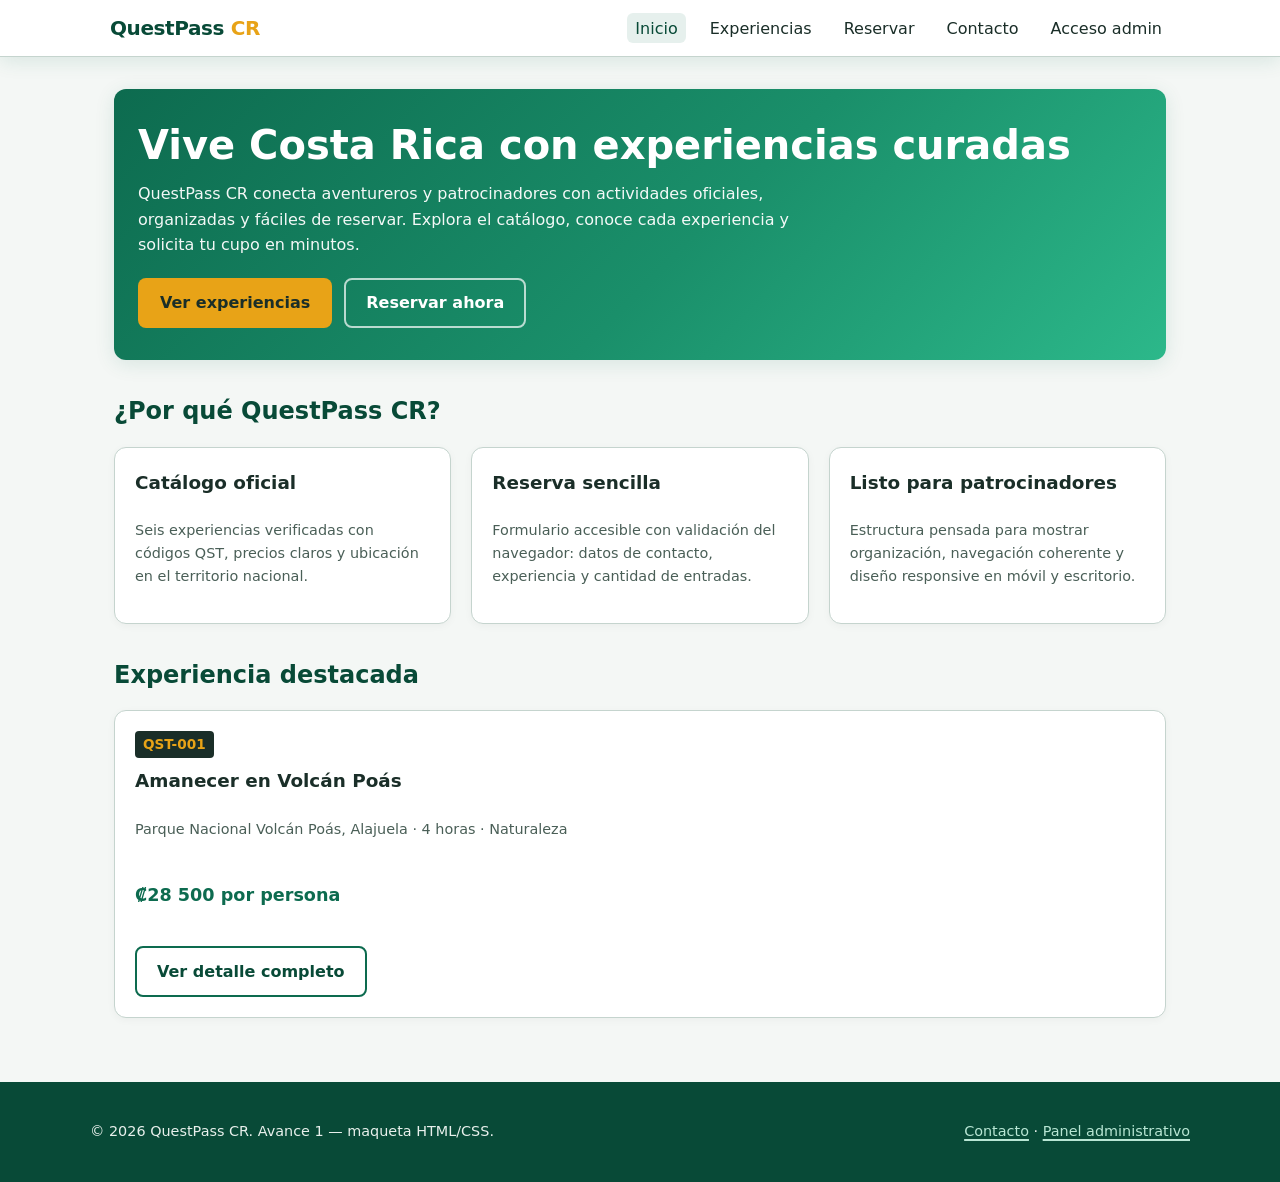
<file: questpass-cr/index.html>
<!DOCTYPE html>
<html lang="es">
<head>
  <meta charset="UTF-8">
  <meta name="viewport" content="width=device-width, initial-scale=1.0">
  <meta name="description" content="QuestPass CR — Experiencias turísticas en Costa Rica para participantes y patrocinadores.">
  <title>Inicio | QuestPass CR</title>
  <link rel="stylesheet" href="css/estilos.css">
</head>
<body>
  <a class="skip-link" href="#contenido-principal">Saltar al contenido</a>

  <header class="site-header">
    <div class="header-inner">
      <a class="brand" href="index.html">QuestPass <span>CR</span></a>
      <nav class="site-nav" aria-label="Principal">
        <ul>
          <li><a href="index.html" aria-current="page">Inicio</a></li>
          <li><a href="experiencias.html">Experiencias</a></li>
          <li><a href="reservar.html">Reservar</a></li>
          <li><a href="contacto.html">Contacto</a></li>
          <li><a href="login.html">Acceso admin</a></li>
        </ul>
      </nav>
    </div>
  </header>

  <main id="contenido-principal">
    <section class="hero" aria-labelledby="titulo-inicio">
      <h1 id="titulo-inicio">Vive Costa Rica con experiencias curadas</h1>
      <p>QuestPass CR conecta aventureros y patrocinadores con actividades oficiales, organizadas y fáciles de reservar. Explora el catálogo, conoce cada experiencia y solicita tu cupo en minutos.</p>
      <div class="btn-row">
        <a class="btn btn-primary" href="experiencias.html">Ver experiencias</a>
        <a class="btn btn-secondary" href="reservar.html">Reservar ahora</a>
      </div>
    </section>

    <section aria-labelledby="por-que">
      <h2 id="por-que" class="section-title">¿Por qué QuestPass CR?</h2>
      <div class="grid-3">
        <article class="card">
          <h3>Catálogo oficial</h3>
          <p class="meta">Seis experiencias verificadas con códigos QST, precios claros y ubicación en el territorio nacional.</p>
        </article>
        <article class="card">
          <h3>Reserva sencilla</h3>
          <p class="meta">Formulario accesible con validación del navegador: datos de contacto, experiencia y cantidad de entradas.</p>
        </article>
        <article class="card">
          <h3>Listo para patrocinadores</h3>
          <p class="meta">Estructura pensada para mostrar organización, navegación coherente y diseño responsive en móvil y escritorio.</p>
        </article>
      </div>
    </section>

    <section aria-labelledby="destacada" style="margin-top: 2rem;">
      <h2 id="destacada" class="section-title">Experiencia destacada</h2>
      <article class="card">
        <span class="codigo">QST-001</span>
        <h3>Amanecer en Volcán Poás</h3>
        <p class="meta">Parque Nacional Volcán Poás, Alajuela · 4 horas · Naturaleza</p>
        <p class="precio">₡28 500 por persona</p>
        <div class="card-actions">
          <a class="btn btn-outline" href="detalle.html">Ver detalle completo</a>
        </div>
      </article>
    </section>
  </main>

  <footer class="site-footer">
    <div class="footer-inner">
      <p>© 2026 QuestPass CR. Avance 1 — maqueta HTML/CSS.</p>
      <p><a href="contacto.html">Contacto</a> · <a href="login.html">Panel administrativo</a></p>
    </div>
  </footer>
</body>
</html>
</file>
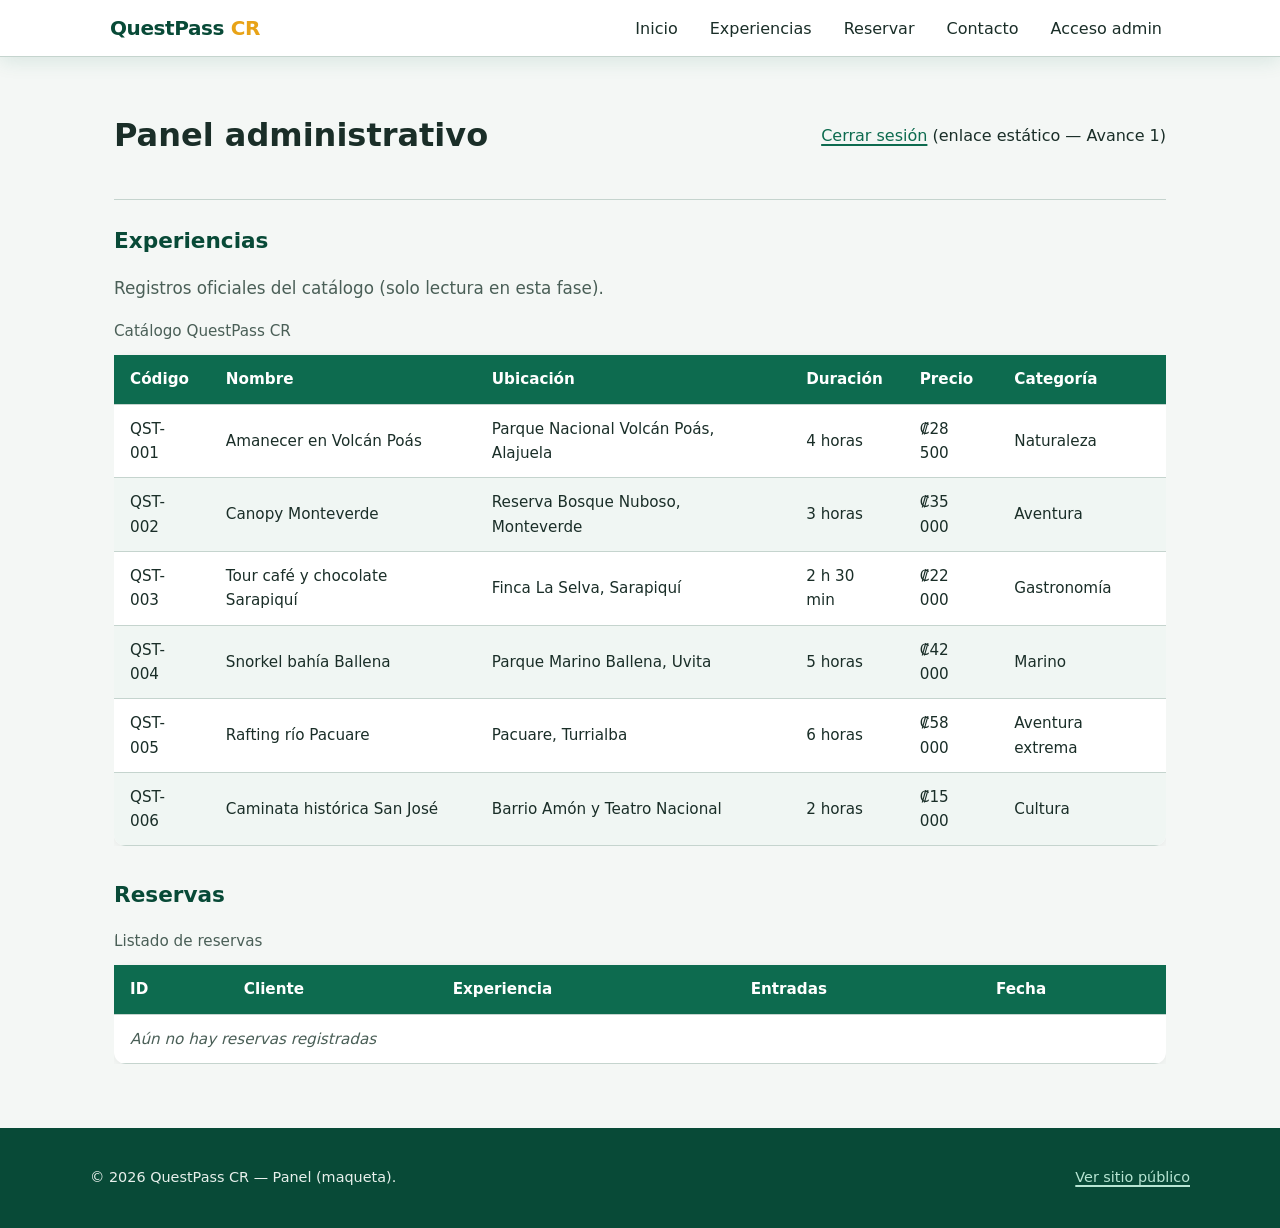
<file: questpass-cr/admin.html>
<!DOCTYPE html>
<html lang="es">
<head>
  <meta charset="UTF-8">
  <meta name="viewport" content="width=device-width, initial-scale=1.0">
  <meta name="description" content="Panel administrativo QuestPass CR — maqueta Avance 1.">
  <title>Panel administrativo | QuestPass CR</title>
  <link rel="stylesheet" href="css/estilos.css">
</head>
<body>
  <a class="skip-link" href="#contenido-principal">Saltar al contenido</a>

  <header class="site-header">
    <div class="header-inner">
      <a class="brand" href="index.html">QuestPass <span>CR</span></a>
      <nav class="site-nav" aria-label="Principal">
        <ul>
          <li><a href="index.html">Inicio</a></li>
          <li><a href="experiencias.html">Experiencias</a></li>
          <li><a href="reservar.html">Reservar</a></li>
          <li><a href="contacto.html">Contacto</a></li>
          <li><a href="login.html">Acceso admin</a></li>
        </ul>
      </nav>
    </div>
  </header>

  <main id="contenido-principal">
    <div class="admin-header-bar">
      <h1>Panel administrativo</h1>
      <p><a href="login.html">Cerrar sesión</a> (enlace estático — Avance 1)</p>
    </div>

    <div class="admin-layout">
      <section class="admin-section" aria-labelledby="sec-experiencias">
        <h2 id="sec-experiencias">Experiencias</h2>
        <p class="lead">Registros oficiales del catálogo (solo lectura en esta fase).</p>
        <div class="table-scroll">
          <table class="data-table">
            <caption class="empty-message" style="caption-side: top; font-style: normal; text-align: left; padding: 0 0 0.75rem;">Catálogo QuestPass CR</caption>
            <thead>
              <tr>
                <th scope="col">Código</th>
                <th scope="col">Nombre</th>
                <th scope="col">Ubicación</th>
                <th scope="col">Duración</th>
                <th scope="col">Precio</th>
                <th scope="col">Categoría</th>
              </tr>
            </thead>
            <tbody>
              <tr>
                <td>QST-001</td>
                <td>Amanecer en Volcán Poás</td>
                <td>Parque Nacional Volcán Poás, Alajuela</td>
                <td>4 horas</td>
                <td>₡28 500</td>
                <td>Naturaleza</td>
              </tr>
              <tr>
                <td>QST-002</td>
                <td>Canopy Monteverde</td>
                <td>Reserva Bosque Nuboso, Monteverde</td>
                <td>3 horas</td>
                <td>₡35 000</td>
                <td>Aventura</td>
              </tr>
              <tr>
                <td>QST-003</td>
                <td>Tour café y chocolate Sarapiquí</td>
                <td>Finca La Selva, Sarapiquí</td>
                <td>2 h 30 min</td>
                <td>₡22 000</td>
                <td>Gastronomía</td>
              </tr>
              <tr>
                <td>QST-004</td>
                <td>Snorkel bahía Ballena</td>
                <td>Parque Marino Ballena, Uvita</td>
                <td>5 horas</td>
                <td>₡42 000</td>
                <td>Marino</td>
              </tr>
              <tr>
                <td>QST-005</td>
                <td>Rafting río Pacuare</td>
                <td>Pacuare, Turrialba</td>
                <td>6 horas</td>
                <td>₡58 000</td>
                <td>Aventura extrema</td>
              </tr>
              <tr>
                <td>QST-006</td>
                <td>Caminata histórica San José</td>
                <td>Barrio Amón y Teatro Nacional</td>
                <td>2 horas</td>
                <td>₡15 000</td>
                <td>Cultura</td>
              </tr>
            </tbody>
          </table>
        </div>
      </section>

      <section class="admin-section" aria-labelledby="sec-reservas">
        <h2 id="sec-reservas">Reservas</h2>
        <div class="table-scroll">
          <table class="data-table">
            <caption class="empty-message" style="caption-side: top; font-style: normal; text-align: left; padding: 0 0 0.75rem;">Listado de reservas</caption>
            <thead>
              <tr>
                <th scope="col">ID</th>
                <th scope="col">Cliente</th>
                <th scope="col">Experiencia</th>
                <th scope="col">Entradas</th>
                <th scope="col">Fecha</th>
              </tr>
            </thead>
            <tbody>
              <tr>
                <td colspan="5" class="empty-message">Aún no hay reservas registradas</td>
              </tr>
            </tbody>
          </table>
        </div>
      </section>
    </div>
  </main>

  <footer class="site-footer">
    <div class="footer-inner">
      <p>© 2026 QuestPass CR — Panel (maqueta).</p>
      <p><a href="experiencias.html">Ver sitio público</a></p>
    </div>
  </footer>
</body>
</html>
</file>
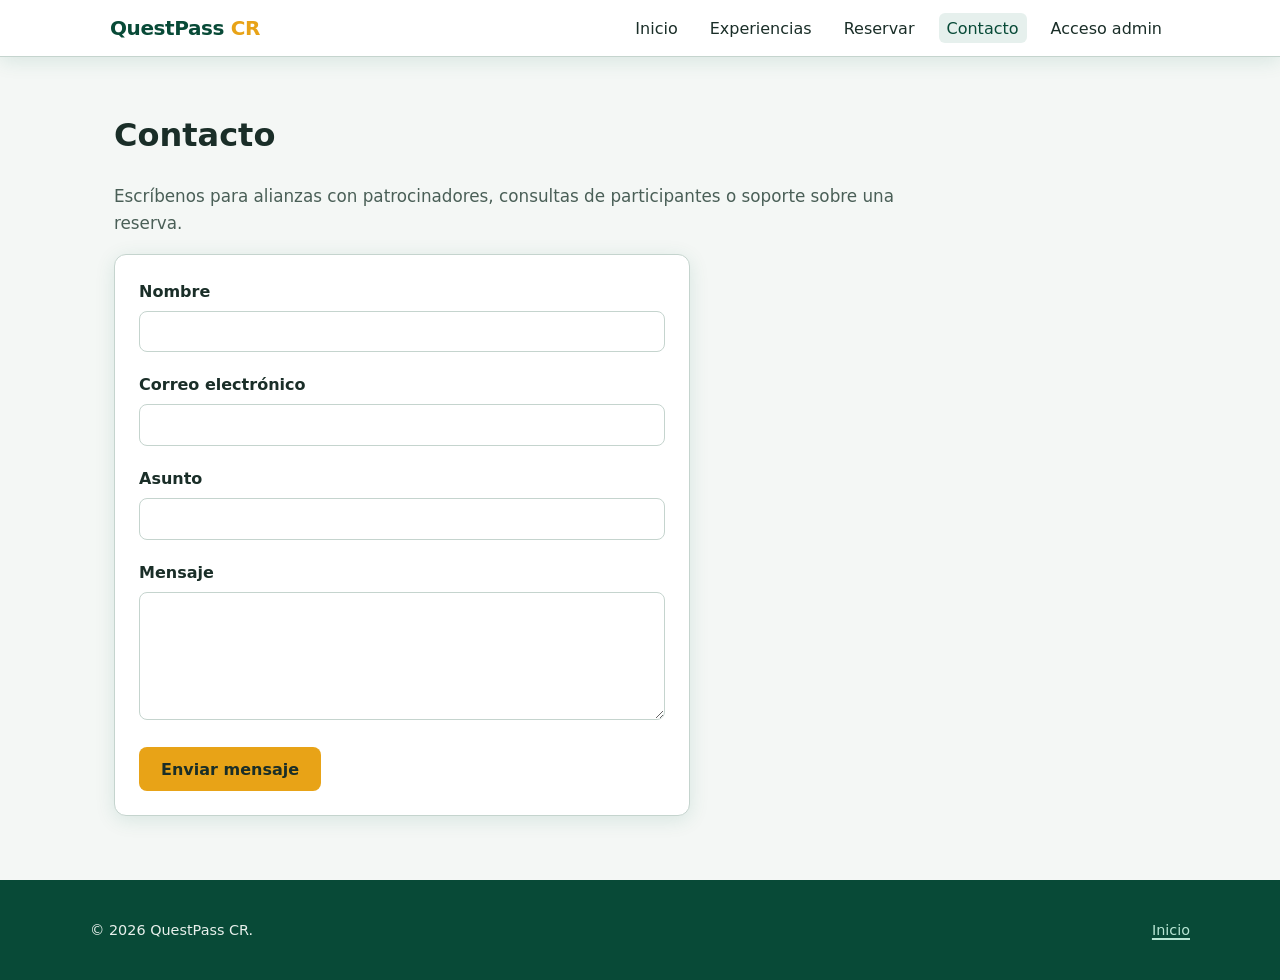
<file: questpass-cr/contacto.html>
<!DOCTYPE html>
<html lang="es">
<head>
  <meta charset="UTF-8">
  <meta name="viewport" content="width=device-width, initial-scale=1.0">
  <meta name="description" content="Contacto QuestPass CR para patrocinadores y participantes.">
  <title>Contacto | QuestPass CR</title>
  <link rel="stylesheet" href="css/estilos.css">
</head>
<body>
  <a class="skip-link" href="#contenido-principal">Saltar al contenido</a>

  <header class="site-header">
    <div class="header-inner">
      <a class="brand" href="index.html">QuestPass <span>CR</span></a>
      <nav class="site-nav" aria-label="Principal">
        <ul>
          <li><a href="index.html">Inicio</a></li>
          <li><a href="experiencias.html">Experiencias</a></li>
          <li><a href="reservar.html">Reservar</a></li>
          <li><a href="contacto.html" aria-current="page">Contacto</a></li>
          <li><a href="login.html">Acceso admin</a></li>
        </ul>
      </nav>
    </div>
  </header>

  <main id="contenido-principal">
    <h1>Contacto</h1>
    <p class="lead">Escríbenos para alianzas con patrocinadores, consultas de participantes o soporte sobre una reserva.</p>

    <form class="form-panel" action="#" method="get">
      <div class="form-group">
        <label for="nombre-contacto">Nombre</label>
        <input type="text" id="nombre-contacto" name="nombre" required autocomplete="name">
      </div>

      <div class="form-group">
        <label for="correo-contacto">Correo electrónico</label>
        <input type="email" id="correo-contacto" name="correo" required autocomplete="email">
      </div>

      <div class="form-group">
        <label for="asunto">Asunto</label>
        <input type="text" id="asunto" name="asunto" required maxlength="120">
      </div>

      <div class="form-group">
        <label for="mensaje">Mensaje</label>
        <textarea id="mensaje" name="mensaje" required></textarea>
      </div>

      <button type="submit" class="btn btn-primary">Enviar mensaje</button>
    </form>
  </main>

  <footer class="site-footer">
    <div class="footer-inner">
      <p>© 2026 QuestPass CR.</p>
      <p><a href="index.html">Inicio</a></p>
    </div>
  </footer>
</body>
</html>
</file>
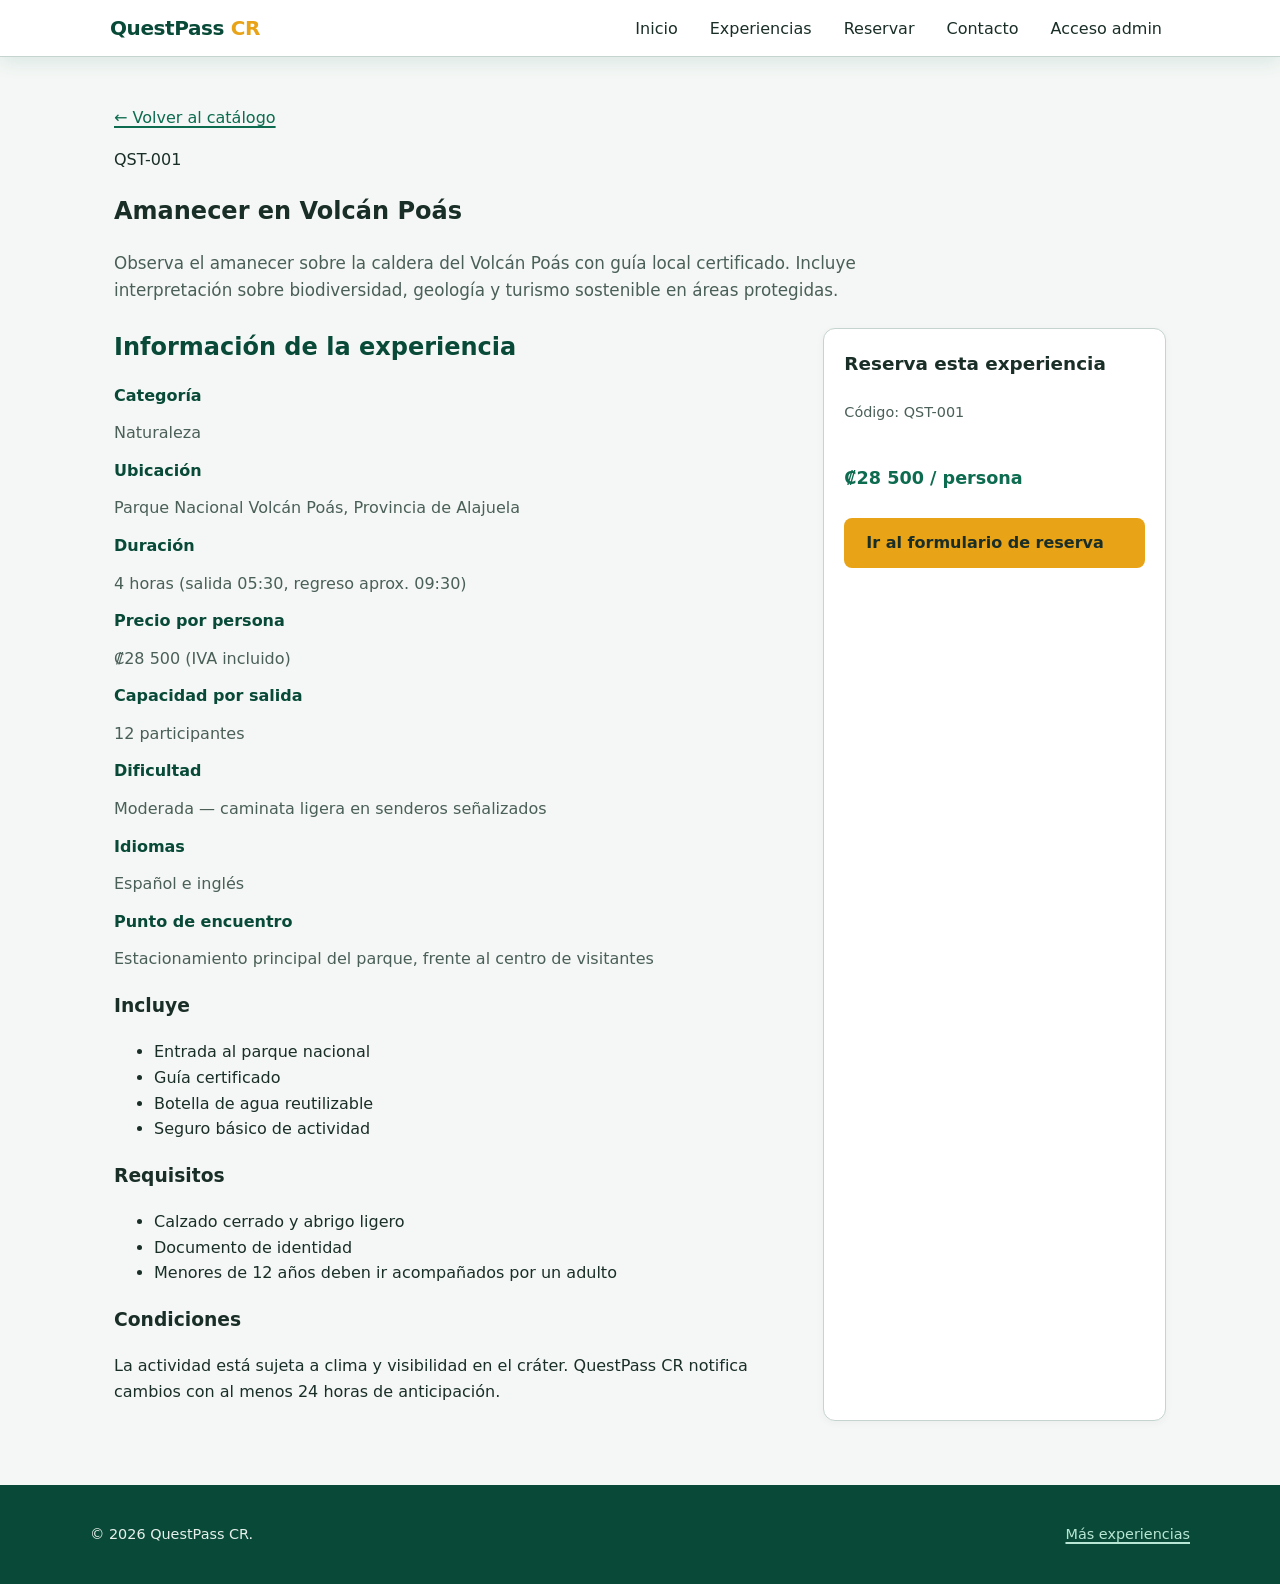
<file: questpass-cr/detalle.html>
<!DOCTYPE html>
<html lang="es">
<head>
  <meta charset="UTF-8">
  <meta name="viewport" content="width=device-width, initial-scale=1.0">
  <meta name="description" content="Detalle de la experiencia QST-001 Amanecer en Volcán Poás — QuestPass CR.">
  <title>QST-001 Amanecer en Volcán Poás | QuestPass CR</title>
  <link rel="stylesheet" href="css/estilos.css">
</head>
<body>
  <a class="skip-link" href="#contenido-principal">Saltar al contenido</a>

  <header class="site-header">
    <div class="header-inner">
      <a class="brand" href="index.html">QuestPass <span>CR</span></a>
      <nav class="site-nav" aria-label="Principal">
        <ul>
          <li><a href="index.html">Inicio</a></li>
          <li><a href="experiencias.html">Experiencias</a></li>
          <li><a href="reservar.html">Reservar</a></li>
          <li><a href="contacto.html">Contacto</a></li>
          <li><a href="login.html">Acceso admin</a></li>
        </ul>
      </nav>
    </div>
  </header>

  <main id="contenido-principal">
    <p><a href="experiencias.html">← Volver al catálogo</a></p>

    <article>
      <span class="codigo">QST-001</span>
      <h1>Amanecer en Volcán Poás</h1>
      <p class="lead">Observa el amanecer sobre la caldera del Volcán Poás con guía local certificado. Incluye interpretación sobre biodiversidad, geología y turismo sostenible en áreas protegidas.</p>

      <div class="detalle-grid" style="margin-top: 1.5rem;">
        <section aria-labelledby="info-experiencia">
          <h2 id="info-experiencia" class="section-title">Información de la experiencia</h2>
          <dl>
            <dt>Categoría</dt>
            <dd>Naturaleza</dd>
            <dt>Ubicación</dt>
            <dd>Parque Nacional Volcán Poás, Provincia de Alajuela</dd>
            <dt>Duración</dt>
            <dd>4 horas (salida 05:30, regreso aprox. 09:30)</dd>
            <dt>Precio por persona</dt>
            <dd>₡28 500 (IVA incluido)</dd>
            <dt>Capacidad por salida</dt>
            <dd>12 participantes</dd>
            <dt>Dificultad</dt>
            <dd>Moderada — caminata ligera en senderos señalizados</dd>
            <dt>Idiomas</dt>
            <dd>Español e inglés</dd>
            <dt>Punto de encuentro</dt>
            <dd>Estacionamiento principal del parque, frente al centro de visitantes</dd>
          </dl>

          <h3>Incluye</h3>
          <ul>
            <li>Entrada al parque nacional</li>
            <li>Guía certificado</li>
            <li>Botella de agua reutilizable</li>
            <li>Seguro básico de actividad</li>
          </ul>

          <h3>Requisitos</h3>
          <ul>
            <li>Calzado cerrado y abrigo ligero</li>
            <li>Documento de identidad</li>
            <li>Menores de 12 años deben ir acompañados por un adulto</li>
          </ul>

          <h3>Condiciones</h3>
          <p>La actividad está sujeta a clima y visibilidad en el cráter. QuestPass CR notifica cambios con al menos 24 horas de anticipación.</p>
        </section>

        <aside class="card" aria-labelledby="reserva-aside">
          <h2 id="reserva-aside">Reserva esta experiencia</h2>
          <p class="meta">Código: QST-001</p>
          <p class="precio">₡28 500 / persona</p>
          <a class="btn btn-primary" href="reservar.html">Ir al formulario de reserva</a>
        </aside>
      </div>
    </article>
  </main>

  <footer class="site-footer">
    <div class="footer-inner">
      <p>© 2026 QuestPass CR.</p>
      <p><a href="experiencias.html">Más experiencias</a></p>
    </div>
  </footer>
</body>
</html>
</file>
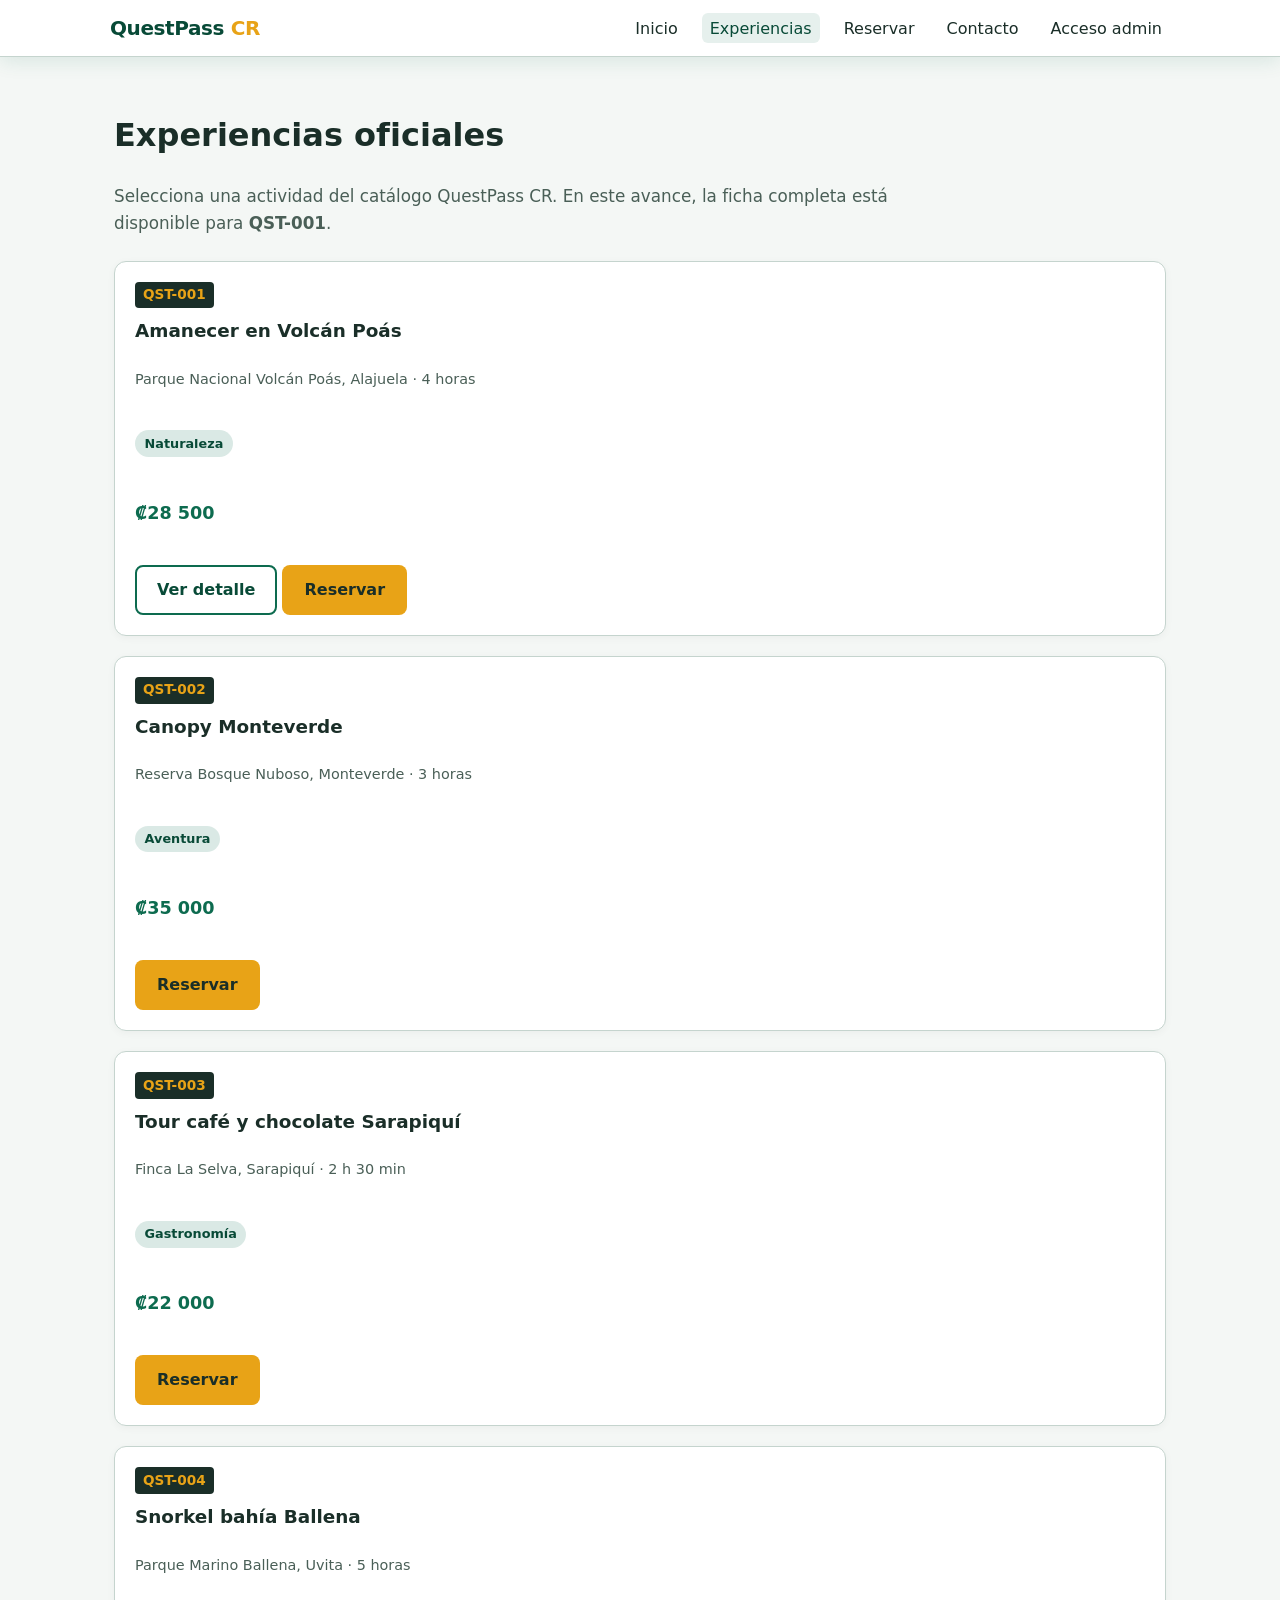
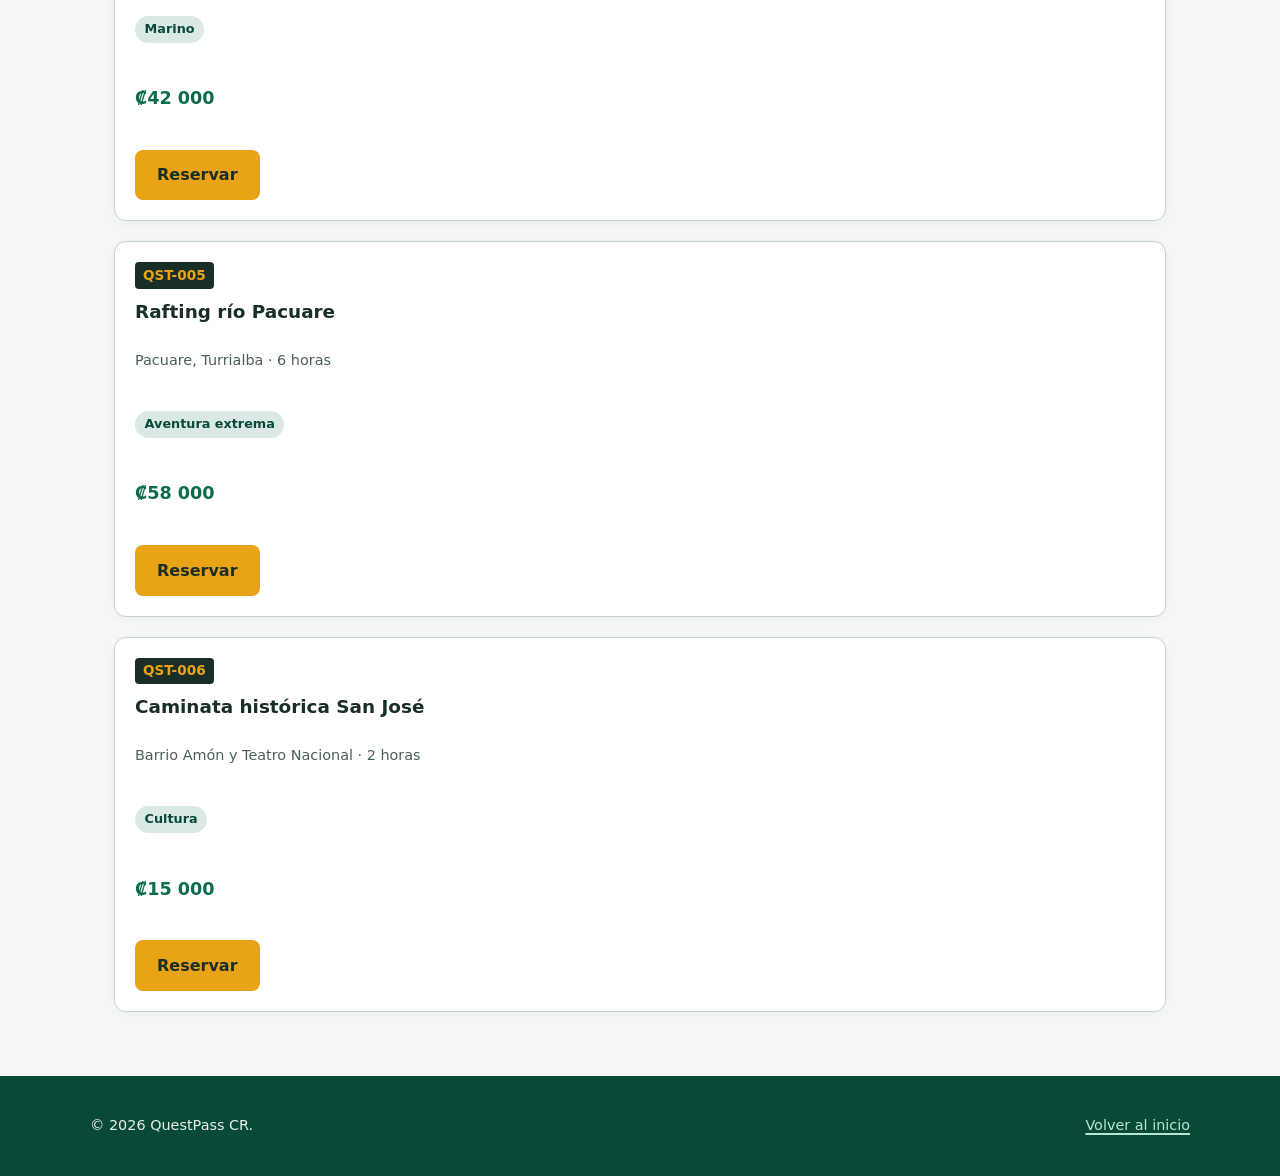
<file: questpass-cr/experiencias.html>
<!DOCTYPE html>
<html lang="es">
<head>
  <meta charset="UTF-8">
  <meta name="viewport" content="width=device-width, initial-scale=1.0">
  <meta name="description" content="Catálogo de las seis experiencias oficiales QuestPass CR.">
  <title>Experiencias | QuestPass CR</title>
  <link rel="stylesheet" href="css/estilos.css">
</head>
<body>
  <a class="skip-link" href="#contenido-principal">Saltar al contenido</a>

  <header class="site-header">
    <div class="header-inner">
      <a class="brand" href="index.html">QuestPass <span>CR</span></a>
      <nav class="site-nav" aria-label="Principal">
        <ul>
          <li><a href="index.html">Inicio</a></li>
          <li><a href="experiencias.html" aria-current="page">Experiencias</a></li>
          <li><a href="reservar.html">Reservar</a></li>
          <li><a href="contacto.html">Contacto</a></li>
          <li><a href="login.html">Acceso admin</a></li>
        </ul>
      </nav>
    </div>
  </header>

  <main id="contenido-principal">
    <h1>Experiencias oficiales</h1>
    <p class="lead">Selecciona una actividad del catálogo QuestPass CR. En este avance, la ficha completa está disponible para <strong>QST-001</strong>.</p>

    <div class="grid-experiencias" style="margin-top: 1.5rem;">
      <article class="card">
        <span class="codigo">QST-001</span>
        <h2>Amanecer en Volcán Poás</h2>
        <p class="meta">Parque Nacional Volcán Poás, Alajuela · 4 horas</p>
        <p><span class="pill">Naturaleza</span></p>
        <p class="precio">₡28 500</p>
        <div class="card-actions">
          <a class="btn btn-outline" href="detalle.html">Ver detalle</a>
          <a class="btn btn-primary" href="reservar.html">Reservar</a>
        </div>
      </article>

      <article class="card">
        <span class="codigo">QST-002</span>
        <h2>Canopy Monteverde</h2>
        <p class="meta">Reserva Bosque Nuboso, Monteverde · 3 horas</p>
        <p><span class="pill">Aventura</span></p>
        <p class="precio">₡35 000</p>
        <div class="card-actions">
          <a class="btn btn-primary" href="reservar.html">Reservar</a>
        </div>
      </article>

      <article class="card">
        <span class="codigo">QST-003</span>
        <h2>Tour café y chocolate Sarapiquí</h2>
        <p class="meta">Finca La Selva, Sarapiquí · 2 h 30 min</p>
        <p><span class="pill">Gastronomía</span></p>
        <p class="precio">₡22 000</p>
        <div class="card-actions">
          <a class="btn btn-primary" href="reservar.html">Reservar</a>
        </div>
      </article>

      <article class="card">
        <span class="codigo">QST-004</span>
        <h2>Snorkel bahía Ballena</h2>
        <p class="meta">Parque Marino Ballena, Uvita · 5 horas</p>
        <p><span class="pill">Marino</span></p>
        <p class="precio">₡42 000</p>
        <div class="card-actions">
          <a class="btn btn-primary" href="reservar.html">Reservar</a>
        </div>
      </article>

      <article class="card">
        <span class="codigo">QST-005</span>
        <h2>Rafting río Pacuare</h2>
        <p class="meta">Pacuare, Turrialba · 6 horas</p>
        <p><span class="pill">Aventura extrema</span></p>
        <p class="precio">₡58 000</p>
        <div class="card-actions">
          <a class="btn btn-primary" href="reservar.html">Reservar</a>
        </div>
      </article>

      <article class="card">
        <span class="codigo">QST-006</span>
        <h2>Caminata histórica San José</h2>
        <p class="meta">Barrio Amón y Teatro Nacional · 2 horas</p>
        <p><span class="pill">Cultura</span></p>
        <p class="precio">₡15 000</p>
        <div class="card-actions">
          <a class="btn btn-primary" href="reservar.html">Reservar</a>
        </div>
      </article>
    </div>
  </main>

  <footer class="site-footer">
    <div class="footer-inner">
      <p>© 2026 QuestPass CR.</p>
      <p><a href="index.html">Volver al inicio</a></p>
    </div>
  </footer>
</body>
</html>
</file>
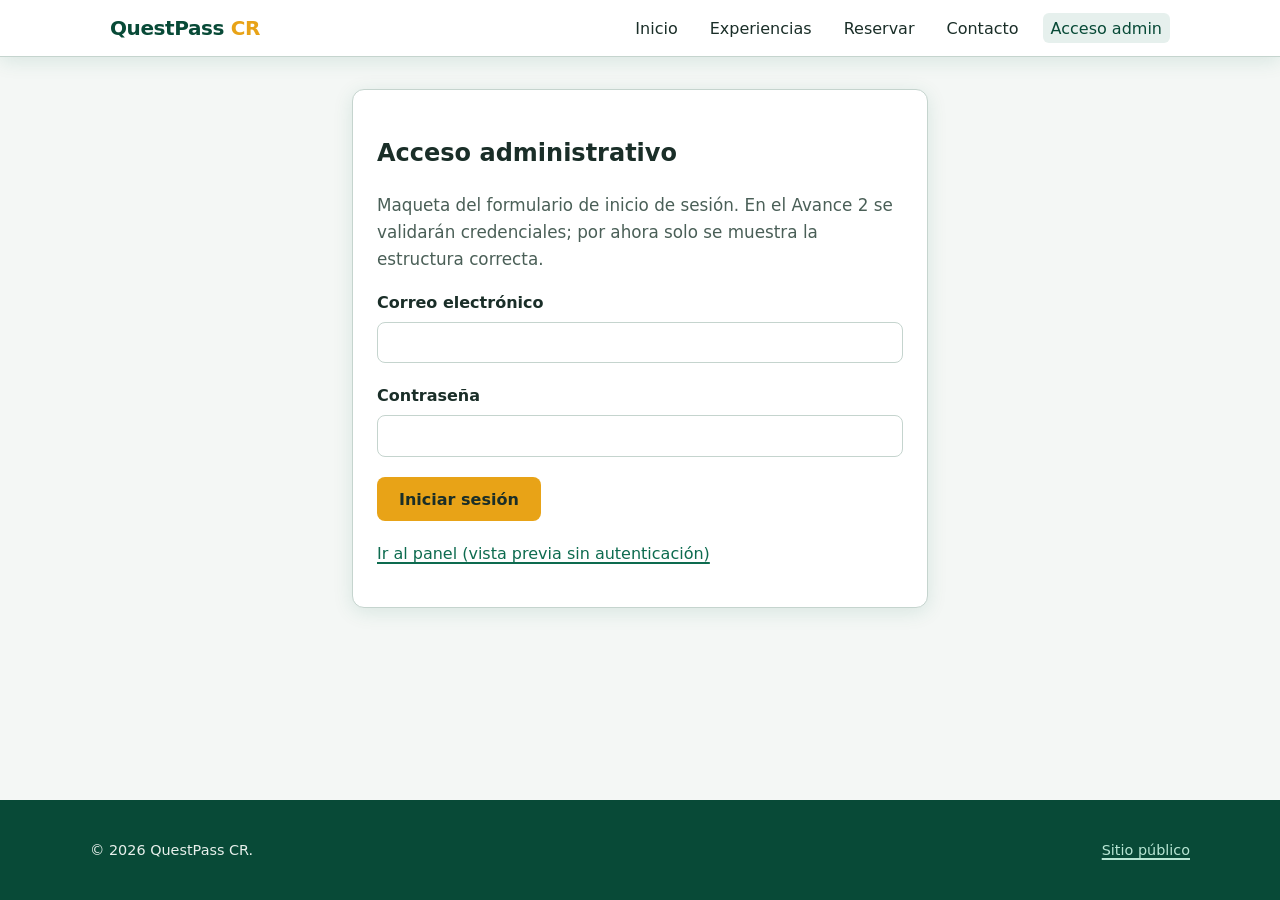
<file: questpass-cr/login.html>
<!DOCTYPE html>
<html lang="es">
<head>
  <meta charset="UTF-8">
  <meta name="viewport" content="width=device-width, initial-scale=1.0">
  <meta name="description" content="Acceso administrativo QuestPass CR (maqueta Avance 1).">
  <title>Acceso administrativo | QuestPass CR</title>
  <link rel="stylesheet" href="css/estilos.css">
</head>
<body>
  <a class="skip-link" href="#contenido-principal">Saltar al contenido</a>

  <header class="site-header">
    <div class="header-inner">
      <a class="brand" href="index.html">QuestPass <span>CR</span></a>
      <nav class="site-nav" aria-label="Principal">
        <ul>
          <li><a href="index.html">Inicio</a></li>
          <li><a href="experiencias.html">Experiencias</a></li>
          <li><a href="reservar.html">Reservar</a></li>
          <li><a href="contacto.html">Contacto</a></li>
          <li><a href="login.html" aria-current="page">Acceso admin</a></li>
        </ul>
      </nav>
    </div>
  </header>

  <main id="contenido-principal" class="login-wrap">
    <section class="form-panel" aria-labelledby="titulo-login">
      <h1 id="titulo-login">Acceso administrativo</h1>
      <p class="lead">Maqueta del formulario de inicio de sesión. En el Avance 2 se validarán credenciales; por ahora solo se muestra la estructura correcta.</p>

      <form action="#" method="get">
        <div class="form-group">
          <label for="correo-admin">Correo electrónico</label>
          <input type="email" id="correo-admin" name="correo" required autocomplete="username">
        </div>

        <div class="form-group">
          <label for="contrasena">Contraseña</label>
          <input type="password" id="contrasena" name="contrasena" required autocomplete="current-password">
        </div>

        <button type="submit" class="btn btn-primary">Iniciar sesión</button>
      </form>

      <p style="margin-top: 1.25rem;">
        <a href="admin.html">Ir al panel (vista previa sin autenticación)</a>
      </p>
    </section>
  </main>

  <footer class="site-footer">
    <div class="footer-inner">
      <p>© 2026 QuestPass CR.</p>
      <p><a href="index.html">Sitio público</a></p>
    </div>
  </footer>
</body>
</html>
</file>
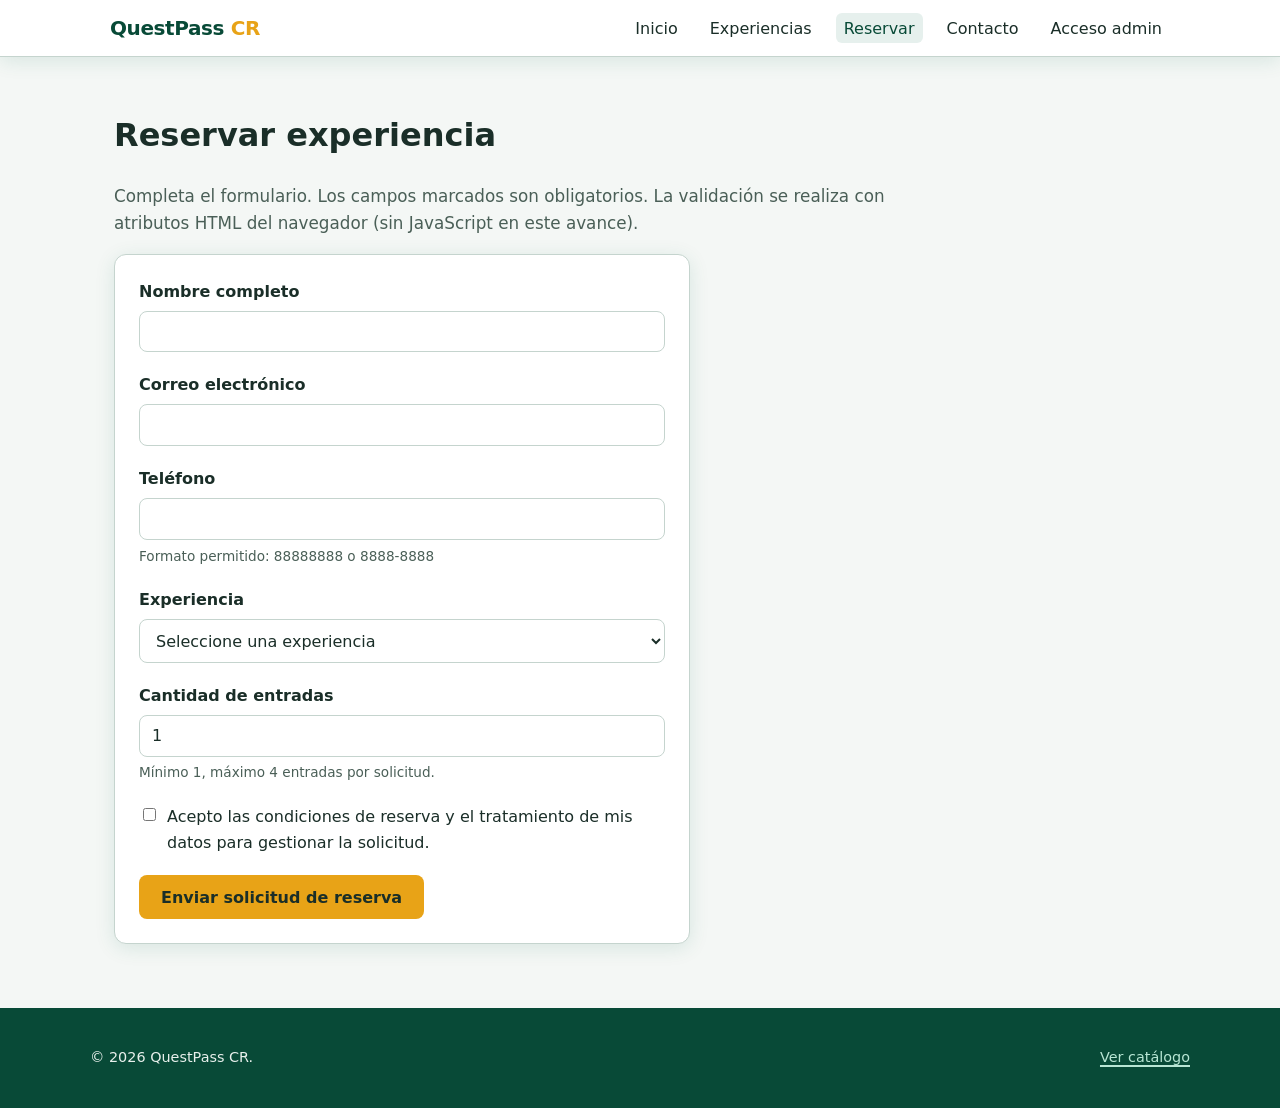
<file: questpass-cr/reservar.html>
<!DOCTYPE html>
<html lang="es">
<head>
  <meta charset="UTF-8">
  <meta name="viewport" content="width=device-width, initial-scale=1.0">
  <meta name="description" content="Reserva tu experiencia QuestPass CR.">
  <title>Reservar | QuestPass CR</title>
  <link rel="stylesheet" href="css/estilos.css">
</head>
<body>
  <a class="skip-link" href="#contenido-principal">Saltar al contenido</a>

  <header class="site-header">
    <div class="header-inner">
      <a class="brand" href="index.html">QuestPass <span>CR</span></a>
      <nav class="site-nav" aria-label="Principal">
        <ul>
          <li><a href="index.html">Inicio</a></li>
          <li><a href="experiencias.html">Experiencias</a></li>
          <li><a href="reservar.html" aria-current="page">Reservar</a></li>
          <li><a href="contacto.html">Contacto</a></li>
          <li><a href="login.html">Acceso admin</a></li>
        </ul>
      </nav>
    </div>
  </header>

  <main id="contenido-principal">
    <h1>Reservar experiencia</h1>
    <p class="lead">Completa el formulario. Los campos marcados son obligatorios. La validación se realiza con atributos HTML del navegador (sin JavaScript en este avance).</p>

    <form class="form-panel" action="#" method="get">
      <div class="form-group">
        <label for="nombre-completo">Nombre completo</label>
        <input type="text" id="nombre-completo" name="nombre_completo" required minlength="3" maxlength="60" autocomplete="name">
      </div>

      <div class="form-group">
        <label for="correo">Correo electrónico</label>
        <input type="email" id="correo" name="correo" required autocomplete="email">
      </div>

      <div class="form-group">
        <label for="telefono">Teléfono</label>
        <input type="tel" id="telefono" name="telefono" required maxlength="9" pattern="[0-9]{8}|[0-9]{4}-[0-9]{4}" inputmode="numeric" autocomplete="tel">
        <p class="form-hint">Formato permitido: 88888888 o 8888-8888</p>
      </div>

      <div class="form-group">
        <label for="experiencia">Experiencia</label>
        <select id="experiencia" name="experiencia" required>
          <option value="">Seleccione una experiencia</option>
          <option value="QST-001">QST-001 — Amanecer en Volcán Poás</option>
          <option value="QST-002">QST-002 — Canopy Monteverde</option>
          <option value="QST-003">QST-003 — Tour café y chocolate Sarapiquí</option>
          <option value="QST-004">QST-004 — Snorkel bahía Ballena</option>
          <option value="QST-005">QST-005 — Rafting río Pacuare</option>
          <option value="QST-006">QST-006 — Caminata histórica San José</option>
        </select>
      </div>

      <div class="form-group">
        <label for="cantidad">Cantidad de entradas</label>
        <input type="number" id="cantidad" name="cantidad" required min="1" max="4" value="1">
        <p class="form-hint">Mínimo 1, máximo 4 entradas por solicitud.</p>
      </div>

      <div class="form-group">
        <div class="checkbox-group">
          <input type="checkbox" id="condiciones" name="condiciones" value="aceptado" required>
          <label for="condiciones">Acepto las condiciones de reserva y el tratamiento de mis datos para gestionar la solicitud.</label>
        </div>
      </div>

      <button type="submit" class="btn btn-primary">Enviar solicitud de reserva</button>
    </form>
  </main>

  <footer class="site-footer">
    <div class="footer-inner">
      <p>© 2026 QuestPass CR.</p>
      <p><a href="experiencias.html">Ver catálogo</a></p>
    </div>
  </footer>
</body>
</html>
</file>
<file: questpass-cr/css/estilos.css>
/* QuestPass CR — Avance 1 (HTML + CSS) */

:root {
  --color-fondo: #f4f7f5;
  --color-superficie: #ffffff;
  --color-texto: #1a2e28;
  --color-texto-suave: #4a5f57;
  --color-primario: #0d6b4f;
  --color-primario-oscuro: #084a37;
  --color-acento: #e8a317;
  --color-borde: #c5d4ce;
  --color-foco: #1a8f6a;
  --sombra: 0 4px 20px rgba(13, 107, 79, 0.12);
  --radio: 12px;
  --ancho-max: 1100px;
  --fuente: "Segoe UI", system-ui, -apple-system, sans-serif;
}

*,
*::before,
*::after {
  box-sizing: border-box;
}

html {
  scroll-behavior: smooth;
}

body {
  margin: 0;
  font-family: var(--fuente);
  font-size: 1rem;
  line-height: 1.6;
  color: var(--color-texto);
  background: var(--color-fondo);
  min-height: 100vh;
  display: flex;
  flex-direction: column;
}

img {
  max-width: 100%;
  height: auto;
  display: block;
}

a {
  color: var(--color-primario);
  text-decoration-thickness: 2px;
  text-underline-offset: 3px;
}

a:hover {
  color: var(--color-primario-oscuro);
}

.skip-link {
  position: absolute;
  left: -9999px;
  top: 0;
  background: var(--color-primario);
  color: #fff;
  padding: 0.75rem 1rem;
  z-index: 100;
}

.skip-link:focus {
  left: 0;
}

.site-header {
  background: var(--color-superficie);
  border-bottom: 1px solid var(--color-borde);
  box-shadow: var(--sombra);
  position: sticky;
  top: 0;
  z-index: 50;
}

.header-inner {
  max-width: var(--ancho-max);
  margin: 0 auto;
  padding: 0.75rem 1.25rem;
  display: flex;
  flex-wrap: wrap;
  align-items: center;
  justify-content: space-between;
  gap: 1rem;
}

.brand {
  font-weight: 700;
  font-size: 1.25rem;
  color: var(--color-primario-oscuro);
  text-decoration: none;
  letter-spacing: -0.02em;
}

.brand span {
  color: var(--color-acento);
}

.site-nav ul {
  list-style: none;
  margin: 0;
  padding: 0;
  display: flex;
  flex-wrap: wrap;
  gap: 0.35rem 1rem;
}

.site-nav a {
  text-decoration: none;
  font-weight: 500;
  color: var(--color-texto);
  padding: 0.35rem 0.5rem;
  border-radius: 6px;
}

.site-nav a:hover,
.site-nav a[aria-current="page"] {
  background: rgba(13, 107, 79, 0.1);
  color: var(--color-primario-oscuro);
}

.site-nav a:focus-visible {
  outline: 3px solid var(--color-foco);
  outline-offset: 2px;
}

main {
  flex: 1;
  width: 100%;
  max-width: var(--ancho-max);
  margin: 0 auto;
  padding: 1.5rem 1.25rem 3rem;
}

.site-footer {
  background: var(--color-primario-oscuro);
  color: #e8f0ec;
  padding: 1.5rem 1.25rem;
  margin-top: auto;
}

.site-footer .footer-inner {
  max-width: var(--ancho-max);
  margin: 0 auto;
  display: flex;
  flex-wrap: wrap;
  justify-content: space-between;
  gap: 1rem;
  font-size: 0.9rem;
}

.site-footer a {
  color: #b8e6d4;
}

.hero {
  background: linear-gradient(135deg, #0d6b4f 0%, #1a8f6a 55%, #2cb88a 100%);
  color: #fff;
  border-radius: var(--radio);
  padding: 2rem 1.5rem;
  margin-bottom: 2rem;
  box-shadow: var(--sombra);
}

.hero h1 {
  margin: 0 0 0.75rem;
  font-size: clamp(1.75rem, 4vw, 2.5rem);
  line-height: 1.2;
}

.hero p {
  margin: 0 0 1.25rem;
  max-width: 42rem;
  opacity: 0.95;
}

.btn-row {
  display: flex;
  flex-wrap: wrap;
  gap: 0.75rem;
}

.btn {
  display: inline-block;
  padding: 0.65rem 1.25rem;
  border-radius: 8px;
  font-weight: 600;
  text-decoration: none;
  border: 2px solid transparent;
  cursor: pointer;
  font-size: 1rem;
  font-family: inherit;
}

.btn-primary {
  background: var(--color-acento);
  color: #1a2e28;
}

.btn-primary:hover {
  background: #f0b429;
  color: #1a2e28;
}

.btn-secondary {
  background: transparent;
  color: #fff;
  border-color: rgba(255, 255, 255, 0.7);
}

.btn-secondary:hover {
  background: rgba(255, 255, 255, 0.15);
  color: #fff;
}

.btn-outline {
  background: var(--color-superficie);
  color: var(--color-primario-oscuro);
  border-color: var(--color-primario);
}

.btn-outline:hover {
  background: rgba(13, 107, 79, 0.08);
}

.btn:focus-visible {
  outline: 3px solid var(--color-foco);
  outline-offset: 2px;
}

.section-title {
  margin: 0 0 1rem;
  font-size: 1.5rem;
  color: var(--color-primario-oscuro);
}

.grid-3 {
  display: grid;
  gap: 1.25rem;
  grid-template-columns: 1fr;
}

.card {
  background: var(--color-superficie);
  border: 1px solid var(--color-borde);
  border-radius: var(--radio);
  padding: 1.25rem;
  box-shadow: 0 2px 8px rgba(0, 0, 0, 0.04);
  display: flex;
  flex-direction: column;
  gap: 0.5rem;
}

.card h2,
.card h3 {
  margin: 0;
  font-size: 1.15rem;
}

.card .meta {
  font-size: 0.9rem;
  color: var(--color-texto-suave);
}

.card .precio {
  font-weight: 700;
  color: var(--color-primario);
  font-size: 1.1rem;
}

.card .codigo {
  font-size: 0.85rem;
  font-weight: 600;
  color: var(--color-acento);
  background: #1a2e28;
  display: inline-block;
  padding: 0.15rem 0.5rem;
  border-radius: 4px;
  width: fit-content;
}

.card-actions {
  margin-top: auto;
  padding-top: 0.75rem;
}

.lead {
  font-size: 1.05rem;
  color: var(--color-texto-suave);
  max-width: 50rem;
}

.detalle-grid {
  display: grid;
  gap: 1.5rem;
}

.detalle-grid dl {
  margin: 0;
  display: grid;
  gap: 0.75rem;
}

.detalle-grid dt {
  font-weight: 600;
  color: var(--color-primario-oscuro);
}

.detalle-grid dd {
  margin: 0;
  color: var(--color-texto-suave);
}

.form-panel {
  background: var(--color-superficie);
  border: 1px solid var(--color-borde);
  border-radius: var(--radio);
  padding: 1.5rem;
  max-width: 36rem;
  box-shadow: var(--sombra);
}

.form-panel-wide {
  max-width: 100%;
}

.form-group {
  margin-bottom: 1.25rem;
}

.form-group label {
  display: block;
  font-weight: 600;
  margin-bottom: 0.4rem;
  color: var(--color-texto);
}

.form-group input,
.form-group select,
.form-group textarea {
  width: 100%;
  padding: 0.65rem 0.75rem;
  border: 1px solid var(--color-borde);
  border-radius: 8px;
  font-size: 1rem;
  font-family: inherit;
  background: #fff;
  color: var(--color-texto);
}

.form-group textarea {
  min-height: 8rem;
  resize: vertical;
}

.form-group input:focus,
.form-group select:focus,
.form-group textarea:focus {
  outline: none;
  border-color: var(--color-foco);
  box-shadow: 0 0 0 3px rgba(26, 143, 106, 0.25);
}

.form-group input:focus-visible,
.form-group select:focus-visible,
.form-group textarea:focus-visible {
  outline: 3px solid var(--color-foco);
  outline-offset: 1px;
}

.form-hint {
  font-size: 0.85rem;
  color: var(--color-texto-suave);
  margin-top: 0.35rem;
}

.checkbox-group {
  display: flex;
  align-items: flex-start;
  gap: 0.5rem;
}

.checkbox-group input {
  width: auto;
  margin-top: 0.25rem;
}

.checkbox-group label {
  margin: 0;
  font-weight: 500;
}

.admin-layout {
  display: grid;
  gap: 2rem;
}

.admin-section h2 {
  margin: 0 0 1rem;
  font-size: 1.35rem;
  color: var(--color-primario-oscuro);
}

.data-table {
  width: 100%;
  border-collapse: collapse;
  background: var(--color-superficie);
  border-radius: var(--radio);
  overflow: hidden;
  box-shadow: 0 2px 8px rgba(0, 0, 0, 0.06);
  font-size: 0.95rem;
}

.data-table th,
.data-table td {
  padding: 0.75rem 1rem;
  text-align: left;
  border-bottom: 1px solid var(--color-borde);
}

.data-table th {
  background: var(--color-primario);
  color: #fff;
  font-weight: 600;
}

.data-table tbody tr:nth-child(even) {
  background: #f0f6f3;
}

.table-scroll {
  overflow-x: auto;
}

.empty-message {
  text-align: center;
  padding: 2rem;
  color: var(--color-texto-suave);
  font-style: italic;
}

.login-wrap {
  display: flex;
  justify-content: center;
  align-items: flex-start;
}

.admin-header-bar {
  display: flex;
  flex-wrap: wrap;
  justify-content: space-between;
  align-items: center;
  gap: 1rem;
  margin-bottom: 1.5rem;
  padding-bottom: 1rem;
  border-bottom: 1px solid var(--color-borde);
}

.pill {
  display: inline-block;
  padding: 0.2rem 0.6rem;
  border-radius: 999px;
  font-size: 0.8rem;
  font-weight: 600;
  background: rgba(13, 107, 79, 0.15);
  color: var(--color-primario-oscuro);
}

/* Breakpoint móvil (hasta 480px) */
@media (max-width: 480px) {
  .site-nav ul {
    flex-direction: column;
    width: 100%;
  }

  .header-inner {
    flex-direction: column;
    align-items: flex-start;
  }

  .hero {
    padding: 1.5rem 1rem;
  }

  .data-table {
    font-size: 0.85rem;
  }

  .data-table th,
  .data-table td {
    padding: 0.5rem;
  }
}

/* Breakpoint escritorio (1024px+) */
@media (min-width: 1024px) {
  main {
    padding: 2rem 1.5rem 4rem;
  }

  .grid-3 {
    grid-template-columns: repeat(3, 1fr);
  }

  .grid-experiencias {
    grid-template-columns: repeat(2, 1fr);
  }

  .detalle-grid {
    grid-template-columns: 2fr 1fr;
  }

  .admin-layout {
    grid-template-columns: 1fr;
  }
}

@media (min-width: 768px) and (max-width: 1023px) {
  .grid-experiencias {
    grid-template-columns: repeat(2, 1fr);
  }
}

.grid-experiencias {
  display: grid;
  gap: 1.25rem;
  grid-template-columns: 1fr;
}
</file>
